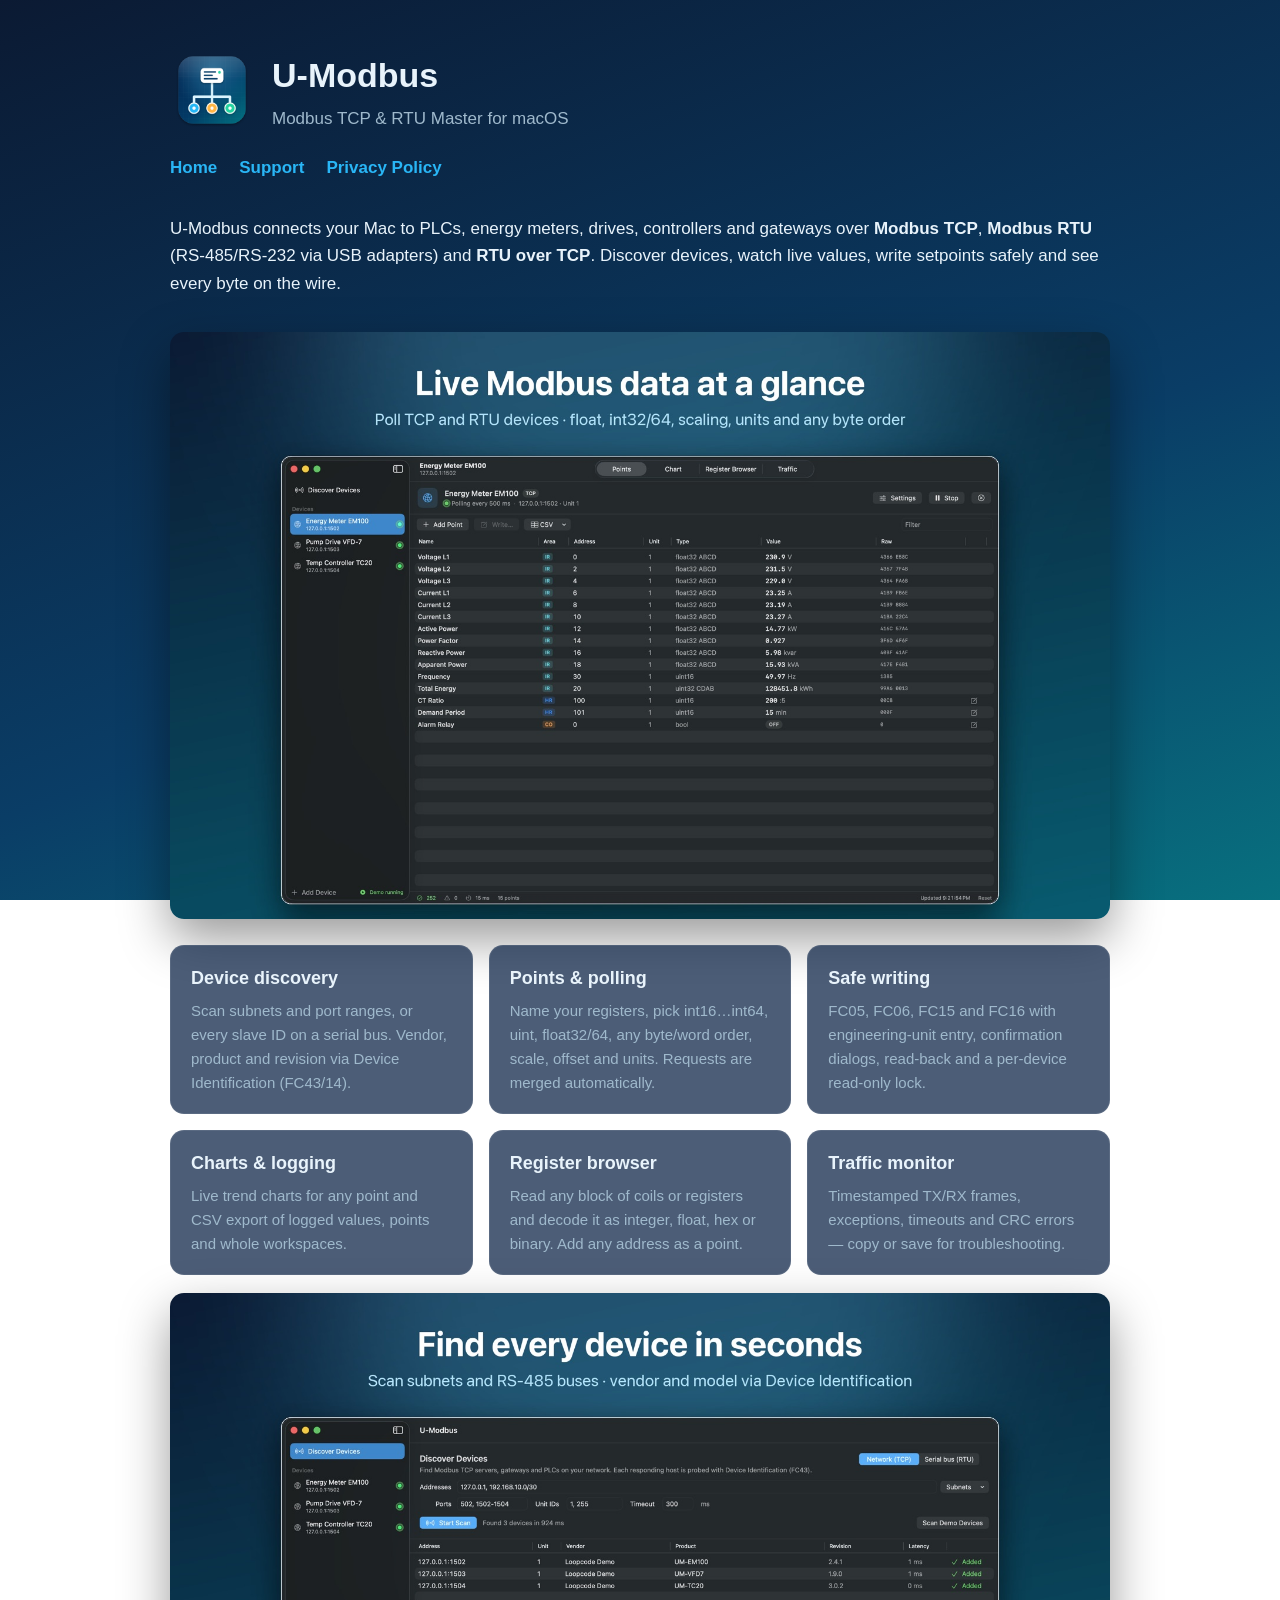
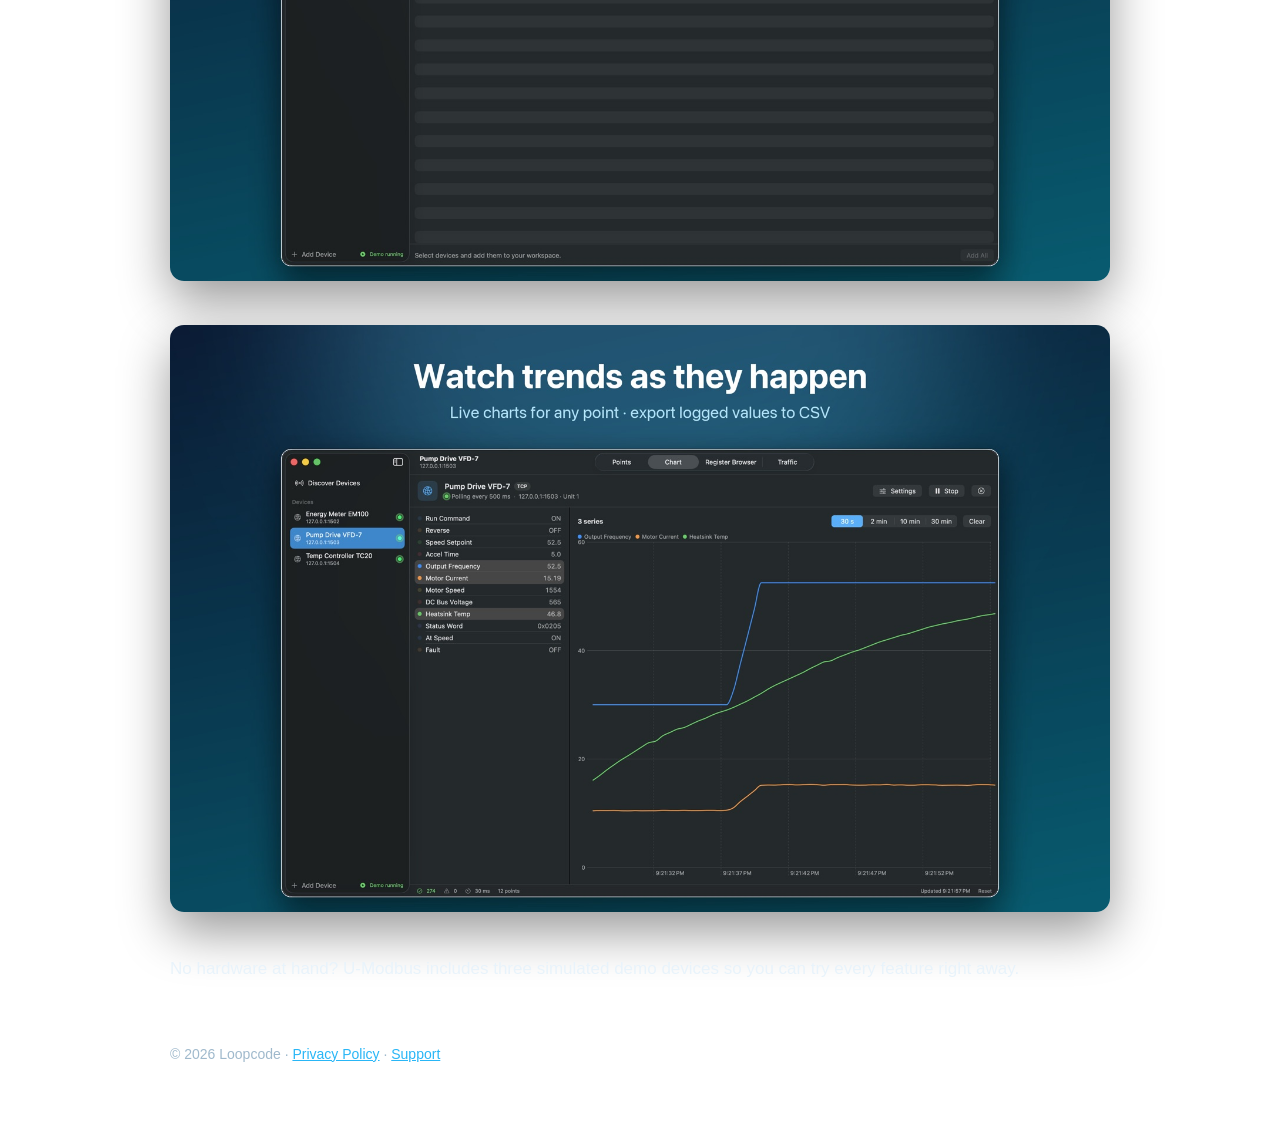
<file: index.html>
<!doctype html>
<html lang="en"><head><meta charset="utf-8"><meta name="viewport" content="width=device-width,initial-scale=1">
<title>U-Modbus – Modbus TCP &amp; RTU Master for Mac</title>
<meta name="description" content="U-Modbus is a native macOS Modbus master for TCP and RTU: discover devices, poll points, write values, chart trends and inspect traffic.">
<link rel="stylesheet" href="style.css"><link rel="icon" href="img/icon.png"></head>
<body><div class="wrap">
<header><img src="img/icon.png" alt="U-Modbus icon"><div><h1>U-Modbus</h1><p>Modbus TCP &amp; RTU Master for macOS</p></div></header>
<nav><a href="index.html">Home</a><a href="support.html">Support</a><a href="privacy.html">Privacy Policy</a></nav>
<p>U-Modbus connects your Mac to PLCs, energy meters, drives, controllers and gateways over <b>Modbus TCP</b>, <b>Modbus RTU</b> (RS-485/RS-232 via USB adapters) and <b>RTU over TCP</b>. Discover devices, watch live values, write setpoints safely and see every byte on the wire.</p>
<img class="shot" src="img/01-points.jpg" alt="Live point table">
<div class="features">
<div class="card"><h3>Device discovery</h3><p>Scan subnets and port ranges, or every slave ID on a serial bus. Vendor, product and revision via Device Identification (FC43/14).</p></div>
<div class="card"><h3>Points &amp; polling</h3><p>Name your registers, pick int16…int64, uint, float32/64, any byte/word order, scale, offset and units. Requests are merged automatically.</p></div>
<div class="card"><h3>Safe writing</h3><p>FC05, FC06, FC15 and FC16 with engineering-unit entry, confirmation dialogs, read-back and a per-device read-only lock.</p></div>
<div class="card"><h3>Charts &amp; logging</h3><p>Live trend charts for any point and CSV export of logged values, points and whole workspaces.</p></div>
<div class="card"><h3>Register browser</h3><p>Read any block of coils or registers and decode it as integer, float, hex or binary. Add any address as a point.</p></div>
<div class="card"><h3>Traffic monitor</h3><p>Timestamped TX/RX frames, exceptions, timeouts and CRC errors — copy or save for troubleshooting.</p></div>
</div>
<img class="shot" src="img/02-discovery.jpg" alt="Device discovery">
<img class="shot" src="img/03-chart.jpg" alt="Live charts">
<p>No hardware at hand? U-Modbus includes three simulated demo devices so you can try every feature right away.</p>
<footer>© 2026 Loopcode · <a href="privacy.html">Privacy Policy</a> · <a href="support.html">Support</a></footer>
</div></body></html>
</file>
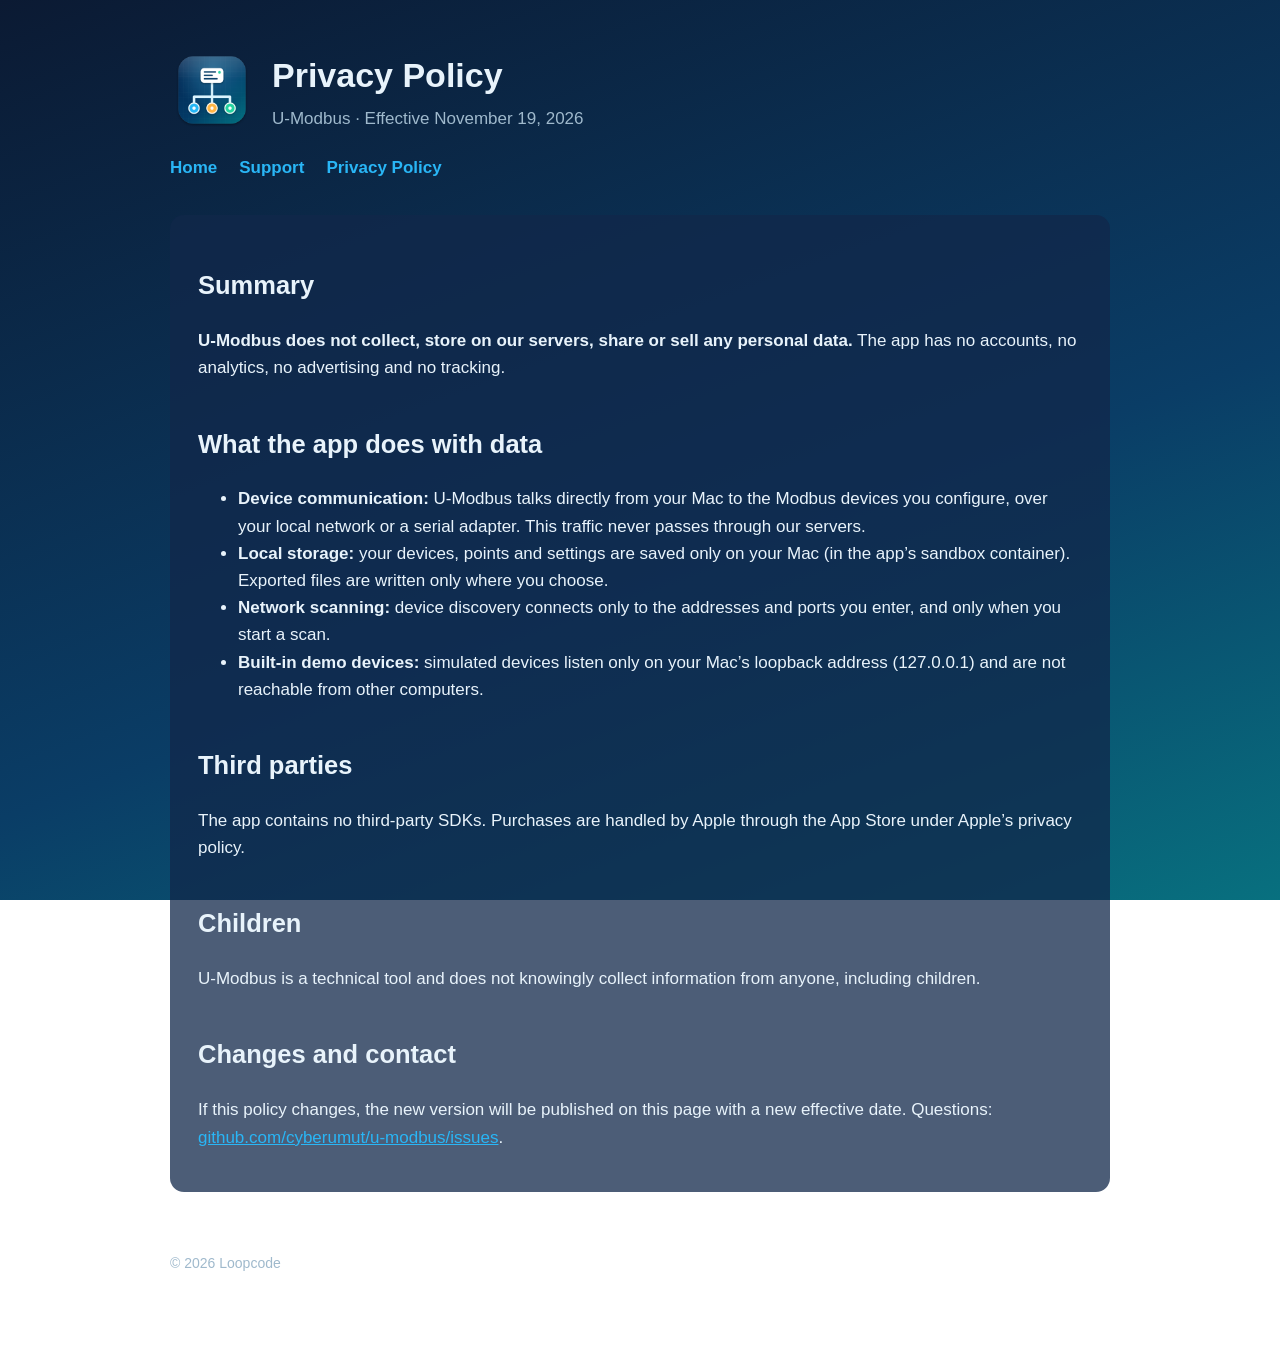
<file: privacy.html>
<!doctype html>
<html lang="en"><head><meta charset="utf-8"><meta name="viewport" content="width=device-width,initial-scale=1">
<title>U-Modbus Privacy Policy</title><link rel="stylesheet" href="style.css"><link rel="icon" href="img/icon.png"></head>
<body><div class="wrap">
<header><img src="img/icon.png" alt=""><div><h1>Privacy Policy</h1><p>U-Modbus · Effective November 19, 2026</p></div></header>
<nav><a href="index.html">Home</a><a href="support.html">Support</a><a href="privacy.html">Privacy Policy</a></nav>
<div class="doc">
<h2>Summary</h2>
<p><b>U-Modbus does not collect, store on our servers, share or sell any personal data.</b> The app has no accounts, no analytics, no advertising and no tracking.</p>
<h2>What the app does with data</h2>
<ul>
<li><b>Device communication:</b> U-Modbus talks directly from your Mac to the Modbus devices you configure, over your local network or a serial adapter. This traffic never passes through our servers.</li>
<li><b>Local storage:</b> your devices, points and settings are saved only on your Mac (in the app’s sandbox container). Exported files are written only where you choose.</li>
<li><b>Network scanning:</b> device discovery connects only to the addresses and ports you enter, and only when you start a scan.</li>
<li><b>Built-in demo devices:</b> simulated devices listen only on your Mac’s loopback address (127.0.0.1) and are not reachable from other computers.</li>
</ul>
<h2>Third parties</h2>
<p>The app contains no third-party SDKs. Purchases are handled by Apple through the App Store under Apple’s privacy policy.</p>
<h2>Children</h2>
<p>U-Modbus is a technical tool and does not knowingly collect information from anyone, including children.</p>
<h2>Changes and contact</h2>
<p>If this policy changes, the new version will be published on this page with a new effective date. Questions: <a href="https://github.com/cyberumut/u-modbus/issues">github.com/cyberumut/u-modbus/issues</a>.</p>
</div>
<footer>© 2026 Loopcode</footer>
</div></body></html>
</file>
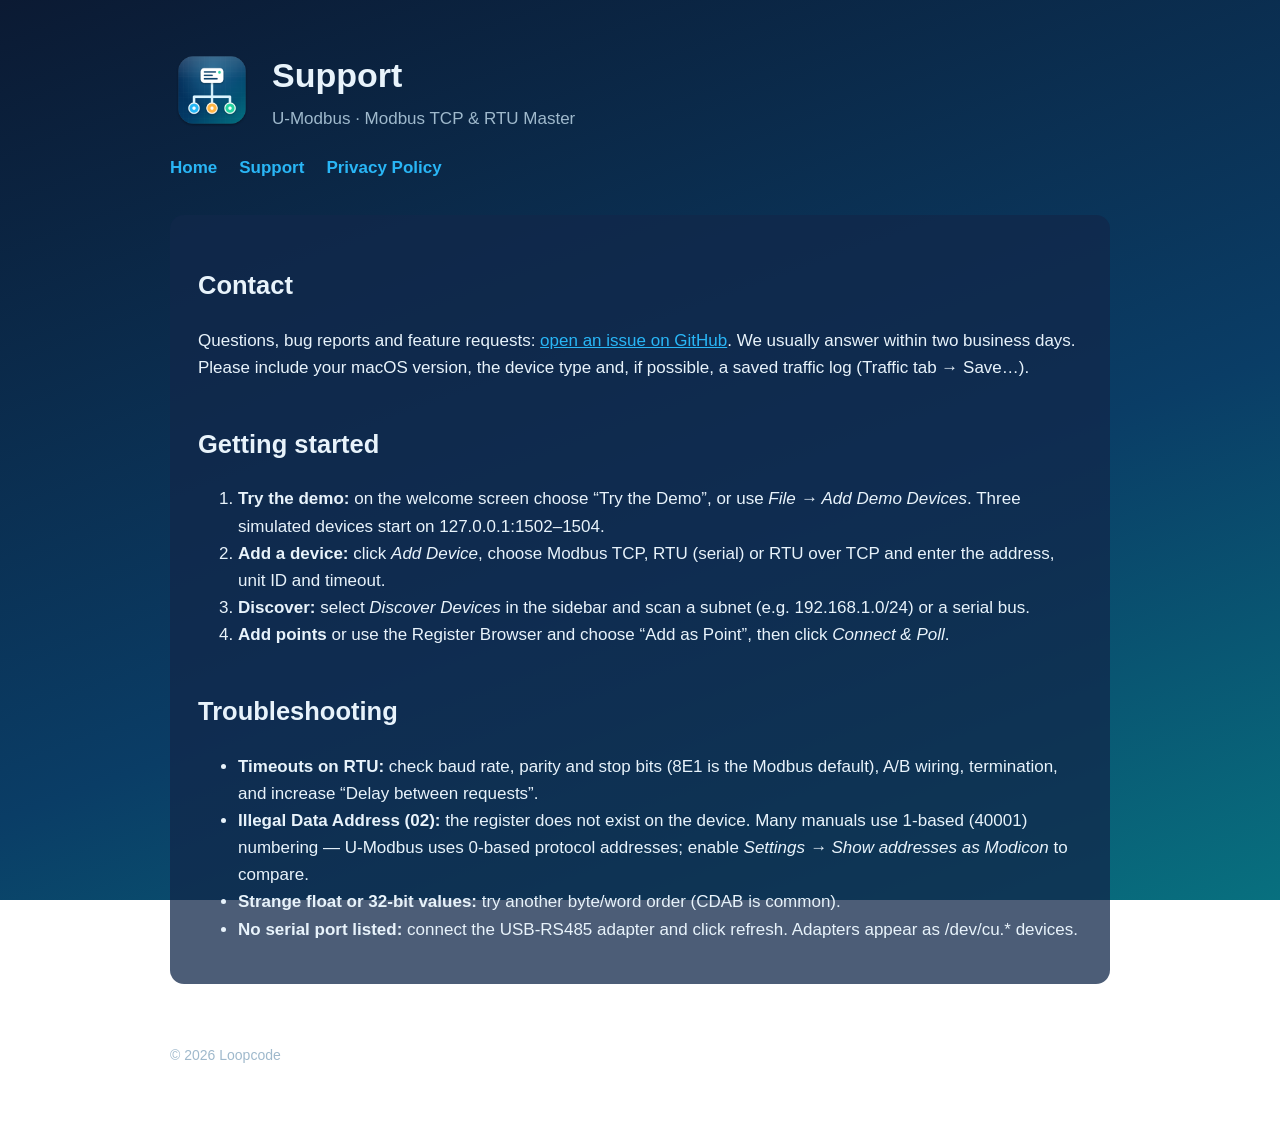
<file: support.html>
<!doctype html>
<html lang="en"><head><meta charset="utf-8"><meta name="viewport" content="width=device-width,initial-scale=1">
<title>U-Modbus Support</title><link rel="stylesheet" href="style.css"><link rel="icon" href="img/icon.png"></head>
<body><div class="wrap">
<header><img src="img/icon.png" alt=""><div><h1>Support</h1><p>U-Modbus · Modbus TCP &amp; RTU Master</p></div></header>
<nav><a href="index.html">Home</a><a href="support.html">Support</a><a href="privacy.html">Privacy Policy</a></nav>
<div class="doc">
<h2>Contact</h2>
<p>Questions, bug reports and feature requests: <a href="https://github.com/cyberumut/u-modbus/issues">open an issue on GitHub</a>. We usually answer within two business days. Please include your macOS version, the device type and, if possible, a saved traffic log (Traffic tab → Save…).</p>
<h2>Getting started</h2>
<ol>
<li><b>Try the demo:</b> on the welcome screen choose “Try the Demo”, or use <i>File → Add Demo Devices</i>. Three simulated devices start on 127.0.0.1:1502–1504.</li>
<li><b>Add a device:</b> click <i>Add Device</i>, choose Modbus TCP, RTU (serial) or RTU over TCP and enter the address, unit ID and timeout.</li>
<li><b>Discover:</b> select <i>Discover Devices</i> in the sidebar and scan a subnet (e.g. 192.168.1.0/24) or a serial bus.</li>
<li><b>Add points</b> or use the Register Browser and choose “Add as Point”, then click <i>Connect &amp; Poll</i>.</li>
</ol>
<h2>Troubleshooting</h2>
<ul>
<li><b>Timeouts on RTU:</b> check baud rate, parity and stop bits (8E1 is the Modbus default), A/B wiring, termination, and increase “Delay between requests”.</li>
<li><b>Illegal Data Address (02):</b> the register does not exist on the device. Many manuals use 1-based (40001) numbering — U-Modbus uses 0-based protocol addresses; enable <i>Settings → Show addresses as Modicon</i> to compare.</li>
<li><b>Strange float or 32-bit values:</b> try another byte/word order (CDAB is common).</li>
<li><b>No serial port listed:</b> connect the USB-RS485 adapter and click refresh. Adapters appear as /dev/cu.* devices.</li>
</ul>
</div>
<footer>© 2026 Loopcode</footer>
</div></body></html>
</file>
<file: style.css>
:root { --bg:#0b1a33; --fg:#e8f3fb; --muted:#9fb9cc; --accent:#29b6f6; --card:#11274a; }
* { box-sizing:border-box; }
body { margin:0; font:17px/1.6 -apple-system,BlinkMacSystemFont,"SF Pro Text","Helvetica Neue",Arial,sans-serif; background:linear-gradient(160deg,#0b1a33 0%,#0a3d66 60%,#08707f 100%) fixed; color:var(--fg); }
a { color:var(--accent); }
.wrap { max-width:980px; margin:0 auto; padding:48px 20px 80px; }
header { display:flex; align-items:center; gap:18px; }
header img { width:84px; height:84px; }
header h1 { margin:0; font-size:34px; }
header p { margin:2px 0 0; color:var(--muted); }
nav { margin:22px 0 34px; display:flex; gap:22px; flex-wrap:wrap; }
nav a { text-decoration:none; font-weight:600; }
h2 { margin-top:42px; }
.features { display:grid; grid-template-columns:repeat(auto-fit,minmax(260px,1fr)); gap:16px; }
.card { background:rgba(17,39,74,.75); border:1px solid rgba(255,255,255,.08); border-radius:14px; padding:18px 20px; }
.card h3 { margin:0 0 6px; font-size:18px; }
.card p { margin:0; color:var(--muted); font-size:15px; }
.shot { width:100%; border-radius:14px; margin:18px 0; box-shadow:0 20px 50px rgba(0,0,0,.4); }
footer { margin-top:60px; color:var(--muted); font-size:14px; }
.doc { background:rgba(17,39,74,.75); border-radius:14px; padding:8px 28px 24px; }
</file>
